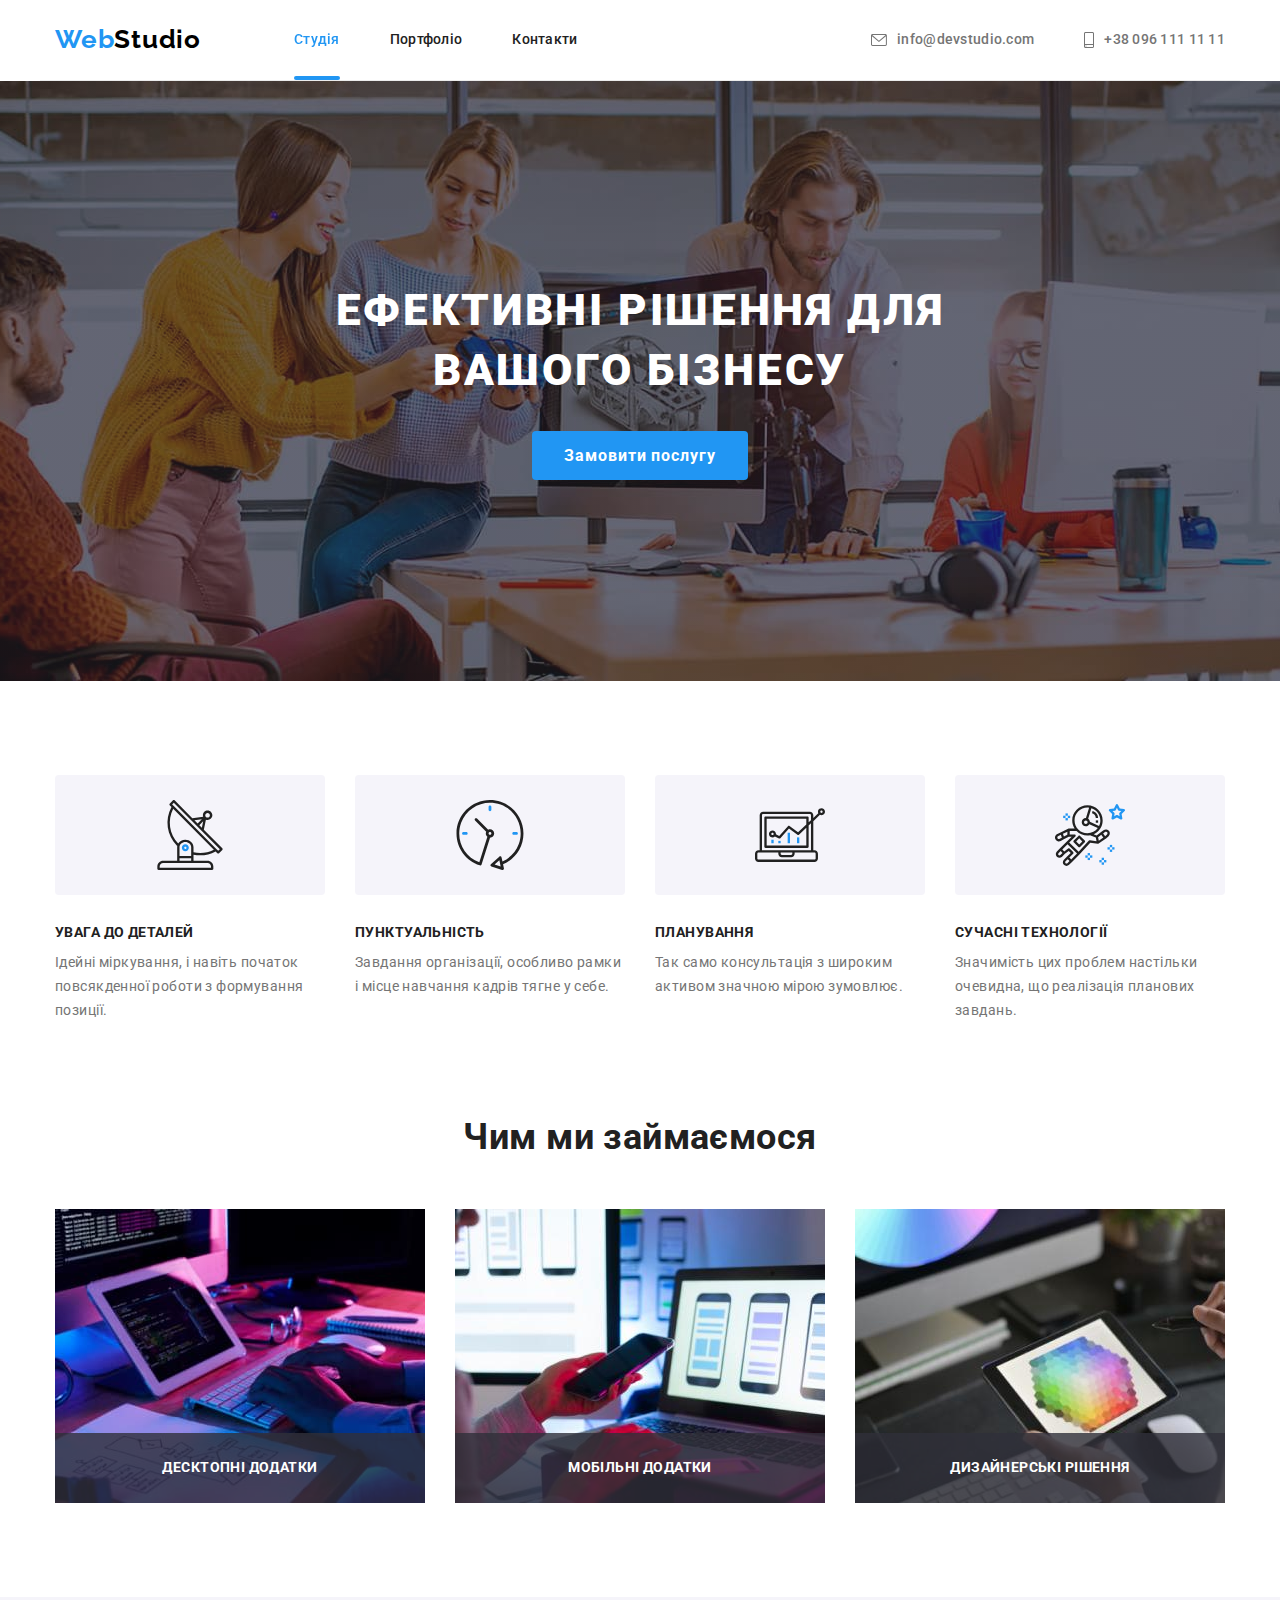
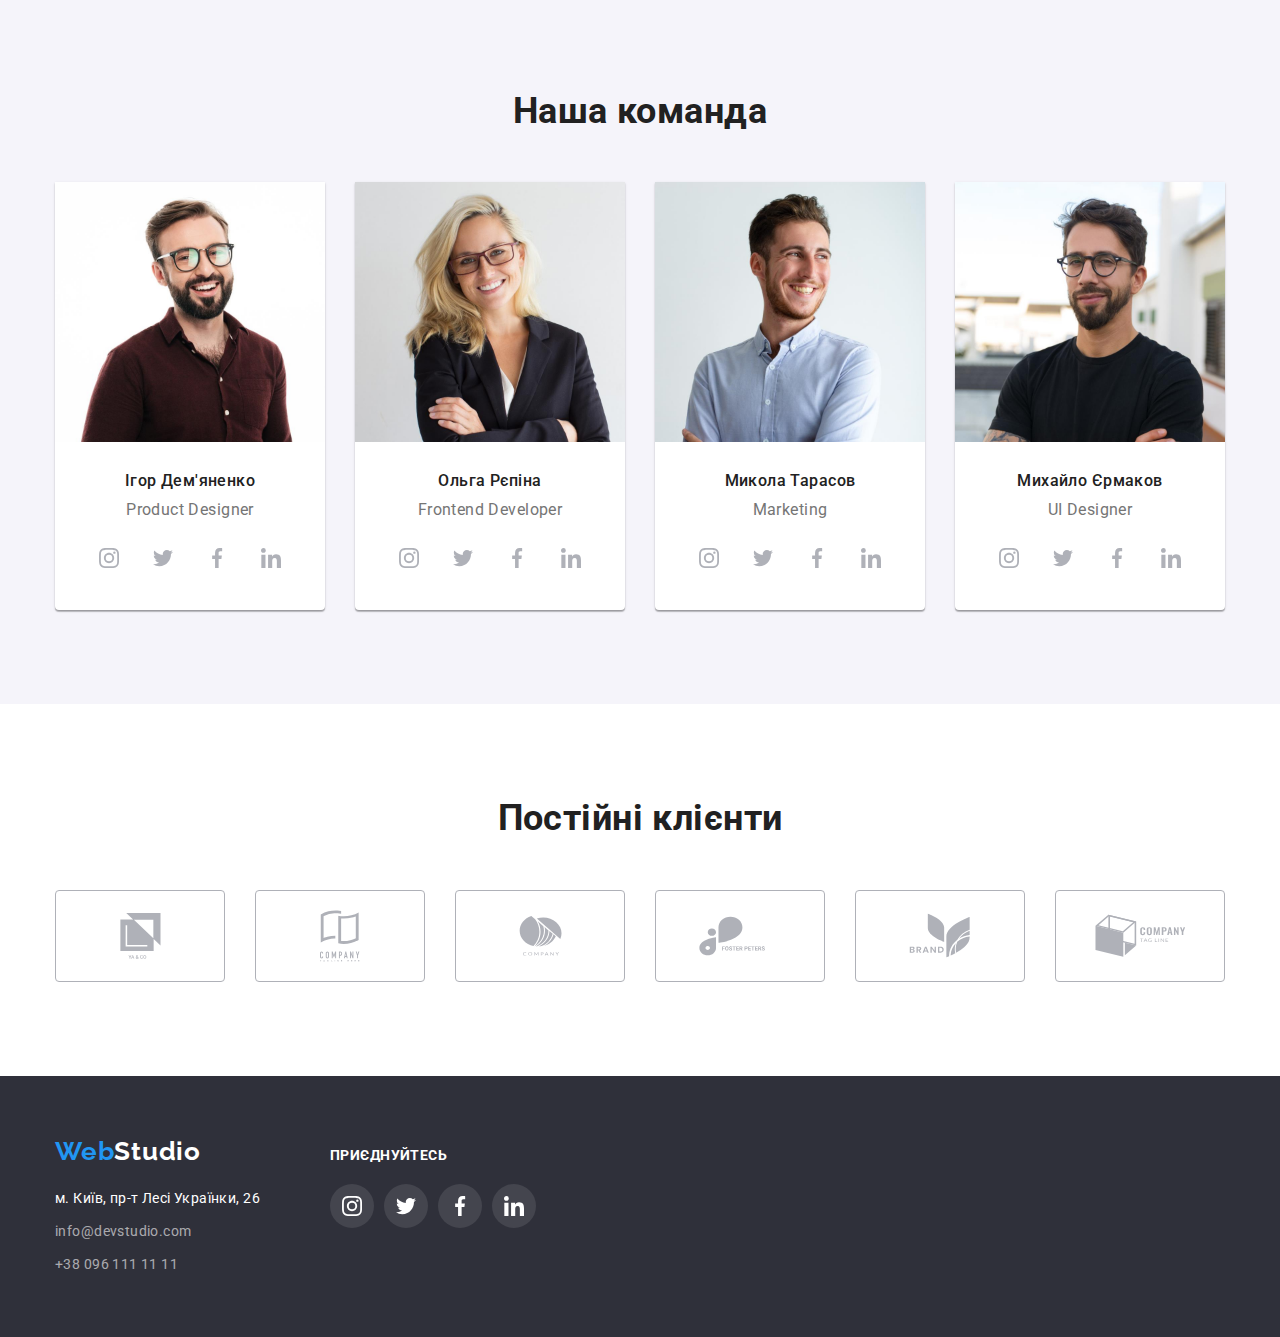
<file: index.html>
<!DOCTYPE html>
<html lang="uk">
  <head>
    <meta charset="UTF-8" />
    <meta http-equiv="X-UA-Compatible" content="IE=edge" />
    <meta name="viewport" content="width=device-width, initial-scale=1.0" />
    <title>Студія</title>
    <link rel="preconnect" href="https://fonts.googleapis.com" />
    <link rel="preconnect" href="https://fonts.gstatic.com" crossorigin />
    <link
      href="https://fonts.googleapis.com/css2?family=Raleway:wght@700&family=Roboto:wght@400;500;700;900&display=swap"
      rel="stylesheet"
    />
    <link
      rel="stylesheet"
      href="https://cdnjs.cloudflare.com/ajax/libs/modern-normalize/1.1.0/modern-normalize.min.css"
    />
    <link rel="stylesheet" href="./css/styles.css" />
  </head>
  <body class="page">
    <!--Верхня лінія-->
    <header class="page-header">
      <div class="container">
        <nav class="main-nav">
          <a class="logo link" href="./index.html"><span class="accent">Web</span>Studio</a>
          <ul class="list nav-list">
            <li class="nav-item"><a class="link current" href="./index.html">Студія</a></li>
            <li class="nav-item"><a class="link" href="./portfolio.html">Портфоліо</a></li>
            <li class="nav-item"><a class="link" href="">Контакти</a></li>
          </ul>
        </nav>
        <ul class="list header-conacts">
          <li class="сontacts-item">
            <a class="link" href="mailto:info@devstudio.com">
              <svg class="icon" width="16" height="12">
                <use href="./images/opt-symbol-defs.svg#icon-svgenvelope"></use></svg
              >info@devstudio.com</a
            >
          </li>
          <li class="сontacts-item">
            <a class="link" href="tel:+380961111111">
              <svg class="icon" width="10" height="16">
                <use href="./images/opt-symbol-defs.svg#icon-svgsmartphone"></use></svg
              >+38 096 111 11 11</a
            >
          </li>
        </ul>
      </div>
    </header>
    <!--Шапка-->
    <main class="page-main">
      <section class="section hero">
        <div class="container">
          <h1 class="hero-title">Ефективні рішення для вашого бізнесу</h1>
          <button class="order-button" type="button" data-modal-open>Замовити послугу</button>
          <div class="backdrop is-hidden" data-modal>
            <div class="modal">
              <button type="button" class="close-btn" data-modal-close>
                <svg class="icon-close" width="11" height="11">
                  <use href="./images/opt-symbol-defs.svg#vector"></use>
                </svg>
              </button>
            </div>
          </div>
        </div>
      </section>

      <!--Особливості-->
      <section class="section features">
        <div class="container">
          <h2 class="features-title visually-hidden">Особливості</h2>
          <ul class="list features-list">
            <li class="features-item icon-antenna">
              <h3 class="features-title">УВАГА ДО ДЕТАЛЕЙ</h3>
              <p class="features-text">
                Ідейні міркування, і навіть початок повсякденної роботи з формування позиції.
              </p>
            </li>
            <li class="features-item icon-clock">
              <h3 class="features-title">ПУНКТУАЛЬНІСТЬ</h3>
              <p class="features-text">
                Завдання організації, особливо рамки і місце навчання кадрів тягне у себе.
              </p>
            </li>
            <li class="features-item icon-diagram">
              <h3 class="features-title">ПЛАНУВАННЯ</h3>
              <p class="features-text">
                Так само консультація з широким активом значною мірою зумовлює.
              </p>
            </li>
            <li class="features-item icon-astronaut">
              <h3 class="features-title">СУЧАСНІ ТЕХНОЛОГІЇ</h3>
              <p class="features-text">
                Значимість цих проблем настільки очевидна, що реалізація планових завдань.
              </p>
            </li>
          </ul>
        </div>
      </section>
      <!--Чим займаємося-->
      <section class="section work">
        <div class="container">
          <h2 class="section-title">Чим ми займаємося</h2>
          <ul class="list example-list">
            <li class="example-item">
              <div class="example-wrapper">
                <img
                  class="example-photo"
                  src="./images/img11.jpg"
                  alt="моменти роботи"
                  width="370"
                  height="294"
                />
                <h3 class="example-title">Десктопні додатки</h3>
              </div>
            </li>
            <li class="example-item">
              <div class="example-wrapper">
                <img
                  class="example-photo"
                  src="./images/img22.jpg"
                  alt="моменти роботи"
                  width="370"
                  height="294"
                />
                <h3 class="example-title">Мобільні додатки</h3>
              </div>
            </li>
            <li class="example-item">
              <div class="example-wrapper">
                <img
                  class="example-photo"
                  src="./images/img33.jpg"
                  alt="моменти роботи"
                  width="370"
                  height="294"
                />
                <h3 class="example-title">Дизайнерські рішення</h3>
              </div>
            </li>
          </ul>
        </div>
      </section>
      <!--Наша команда-->
      <section class="section team">
        <div class="container">
          <h2 class="section-title">Наша команда</h2>
          <ul class="list team-list">
            <li class="card">
              <img
                class="team-photo"
                src="./images/team1.jpg"
                alt="член команди"
                width="270"
                height="260"
              />
              <div class="card-container">
                <h3 class="member-name">Ігор Дем'яненко</h3>
                <p class="member-position">Product Designer</p>
                <ul class="list social-links">
                  <li class="social-item">
                    <a class="link social-link" href="https://www.instagram.com/"
                      ><svg class="icon-social" width="20" height="20">
                        <use href="./images/opt-symbol-defs.svg#icon-svginstagram"></use>
                      </svg>
                    </a>
                  </li>
                  <li class="social-item">
                    <a class="link social-link" href="https://twitter.com/"
                      ><svg class="icon-social" width="20" height="20">
                        <use href="./images/opt-symbol-defs.svg#icon-svgtwitter"></use></svg
                    ></a>
                  </li>
                  <li class="social-item">
                    <a class="link social-link" href="https://www.facebook.com/"
                      ><svg class="icon-social" width="20" height="20">
                        <use href="./images/opt-symbol-defs.svg#icon-svgfacebook"></use></svg
                    ></a>
                  </li>
                  <li class="social-item">
                    <a class="link social-link" href="https://www.linkedin.com/"
                      ><svg class="icon-social" width="20" height="20">
                        <use href="./images/opt-symbol-defs.svg#icon-svglinkedin"></use></svg
                    ></a>
                  </li>
                </ul>
              </div>
            </li>
            <li class="card">
              <img
                class="team-photo"
                src="./images/team2.jpg"
                alt="член команди"
                width="270"
                height="260"
              />
              <div class="card-container">
                <h3 class="member-name">Ольга Рєпіна</h3>
                <p class="member-position">Frontend Developer</p>
                <ul class="list social-links">
                  <li class="social-item">
                    <a class="link social-link" href="https://www.instagram.com/"
                      ><svg class="icon-social" width="20" height="20">
                        <use href="./images/opt-symbol-defs.svg#icon-svginstagram"></use>
                      </svg>
                    </a>
                  </li>
                  <li class="social-item">
                    <a class="link social-link" href="https://twitter.com/"
                      ><svg class="icon-social" width="20" height="20">
                        <use href="./images/opt-symbol-defs.svg#icon-svgtwitter"></use></svg
                    ></a>
                  </li>
                  <li class="social-item">
                    <a class="link social-link" href="https://www.facebook.com/"
                      ><svg class="icon-social" width="20" height="20">
                        <use href="./images/opt-symbol-defs.svg#icon-svgfacebook"></use></svg
                    ></a>
                  </li>
                  <li class="social-item">
                    <a class="link social-link" href="https://www.linkedin.com/"
                      ><svg class="icon-social" width="20" height="20">
                        <use href="./images/opt-symbol-defs.svg#icon-svglinkedin"></use></svg
                    ></a>
                  </li>
                </ul>
              </div>
            </li>
            <li class="card">
              <img
                class="team-photo"
                src="./images/team3.jpg"
                alt="член команди"
                width="270"
                height="260"
              />
              <div class="card-container">
                <h3 class="member-name">Микола Тарасов</h3>
                <p class="member-position">Marketing</p>
                <ul class="list social-links">
                  <li class="social-item">
                    <a class="link social-link" href="https://www.instagram.com/"
                      ><svg class="icon-social" width="20" height="20">
                        <use href="./images/opt-symbol-defs.svg#icon-svginstagram"></use>
                      </svg>
                    </a>
                  </li>
                  <li class="social-item">
                    <a class="link social-link" href="https://twitter.com/"
                      ><svg class="icon-social" width="20" height="20">
                        <use href="./images/opt-symbol-defs.svg#icon-svgtwitter"></use></svg
                    ></a>
                  </li>
                  <li class="social-item">
                    <a class="link social-link" href="https://www.facebook.com/"
                      ><svg class="icon-social" width="20" height="20">
                        <use href="./images/opt-symbol-defs.svg#icon-svgfacebook"></use></svg
                    ></a>
                  </li>
                  <li class="social-item">
                    <a class="link social-link" href="https://www.linkedin.com/"
                      ><svg class="icon-social" width="20" height="20">
                        <use href="./images/opt-symbol-defs.svg#icon-svglinkedin"></use></svg
                    ></a>
                  </li>
                </ul>
              </div>
            </li>
            <li class="card">
              <img
                class="team-photo"
                src="./images/team4.jpg"
                alt="член команди"
                width="270"
                height="260"
              />
              <div class="card-container">
                <h3 class="member-name">Михайло Єрмаков</h3>
                <p class="member-position">UI Designer</p>
                <ul class="list social-links">
                  <li class="social-item">
                    <a class="link social-link" href="https://www.instagram.com/"
                      ><svg class="icon-social" width="20" height="20">
                        <use href="./images/opt-symbol-defs.svg#icon-svginstagram"></use>
                      </svg>
                    </a>
                  </li>
                  <li class="social-item">
                    <a class="link social-link" href="https://twitter.com/"
                      ><svg class="icon-social" width="20" height="20">
                        <use href="./images/opt-symbol-defs.svg#icon-svgtwitter"></use></svg
                    ></a>
                  </li>
                  <li class="social-item">
                    <a class="link social-link" href="https://www.facebook.com/"
                      ><svg class="icon-social" width="20" height="20">
                        <use href="./images/opt-symbol-defs.svg#icon-svgfacebook"></use></svg
                    ></a>
                  </li>
                  <li class="social-item">
                    <a class="link social-link" href="https://www.linkedin.com/"
                      ><svg class="icon-social" width="20" height="20">
                        <use href="./images/opt-symbol-defs.svg#icon-svglinkedin"></use></svg
                    ></a>
                  </li>
                </ul>
              </div>
            </li>
          </ul>
        </div>
      </section>
      <!-- Постійні кліенти -->
      <section class="section our-clients">
        <div class="container">
          <h2 class="section-title">Постійні клієнти</h2>
          <ul class="list clients">
            <li class="client-item">
              <a class="link client" href=""
                ><svg class="icon-client" width="41" height="46">
                  <use href="./images/opt-symbol-defs.svg#icon-svggroup1"></use></svg
              ></a>
            </li>
            <li class="client-item">
              <a class="link client" href=""
                ><svg class="icon-client" width="40" height="52">
                  <use href="./images/opt-symbol-defs.svg#icon-svggroup2"></use></svg
              ></a>
            </li>
            <li class="client-item">
              <a class="link client" href=""
                ><svg class="icon-client" width="43" height="41">
                  <use href="./images/opt-symbol-defs.svg#icon-svggroup3"></use></svg
              ></a>
            </li>
            <li class="client-item">
              <a class="link client" href=""
                ><svg class="icon-client" width="84" height="40">
                  <use href="./images/opt-symbol-defs.svg#icon-svggroup4"></use></svg
              ></a>
            </li>
            <li class="client-item">
              <a class="link client" href=""
                ><svg class="icon-client" width="62" height="45">
                  <use href="./images/opt-symbol-defs.svg#icon-svggroup5"></use></svg
              ></a>
            </li>
            <li class="client-item">
              <a class="link client" href=""
                ><svg class="icon-client" width="93" height="43">
                  <use href="./images/opt-symbol-defs.svg#icon-svggroup6"></use></svg
              ></a>
            </li>
          </ul>
        </div>
      </section>
    </main>
    <!--Footer-->
    <footer class="page-footer">
      <div class="container">
        <div class="address-container">
          <a class="link logo" href="./index.html"><span class="accent">Web</span>Studio</a>
          <address class="footer-contacts">
            <ul class="list contacts-list">
              <li class="contacts-item">
                <a class="contacts maps link" href="">м. Київ, пр-т Лесі Українки, 26</a>
              </li>
              <li class="contacts-item">
                <a class="contacts link" href="mailto:info@devstudio.com">info@devstudio.com</a>
              </li>
              <li class="contacts-item">
                <a class="contacts link" href="tel:+380961111111">+38 096 111 11 11</a>
              </li>
            </ul>
          </address>
        </div>
        <div class="join-container">
          <h3 class="join-us">приєднуйтесь</h3>
          <ul class="list social-links footer-social">
            <li class="social-item">
              <a class="link social-link" href="https://www.instagram.com/"
                ><svg class="icon-social" width="20" height="20">
                  <use href="./images/opt-symbol-defs.svg#icon-svginstagram"></use>
                </svg>
              </a>
            </li>
            <li class="social-item">
              <a class="link social-link" href="https://twitter.com/"
                ><svg class="icon-social" width="20" height="20">
                  <use href="./images/opt-symbol-defs.svg#icon-svgtwitter"></use></svg
              ></a>
            </li>
            <li class="social-item">
              <a class="link social-link" href="https://www.facebook.com/"
                ><svg class="icon-social" width="20" height="20">
                  <use href="./images/opt-symbol-defs.svg#icon-svgfacebook"></use></svg
              ></a>
            </li>
            <li class="social-item">
              <a class="link social-link" href="https://www.linkedin.com/"
                ><svg class="icon-social" width="20" height="20">
                  <use href="./images/opt-symbol-defs.svg#icon-svglinkedin"></use></svg
              ></a>
            </li>
          </ul>
        </div>
      </div>
    </footer>
    <script src="./js/modal.js"></script>
  </body>
</html>
</file>
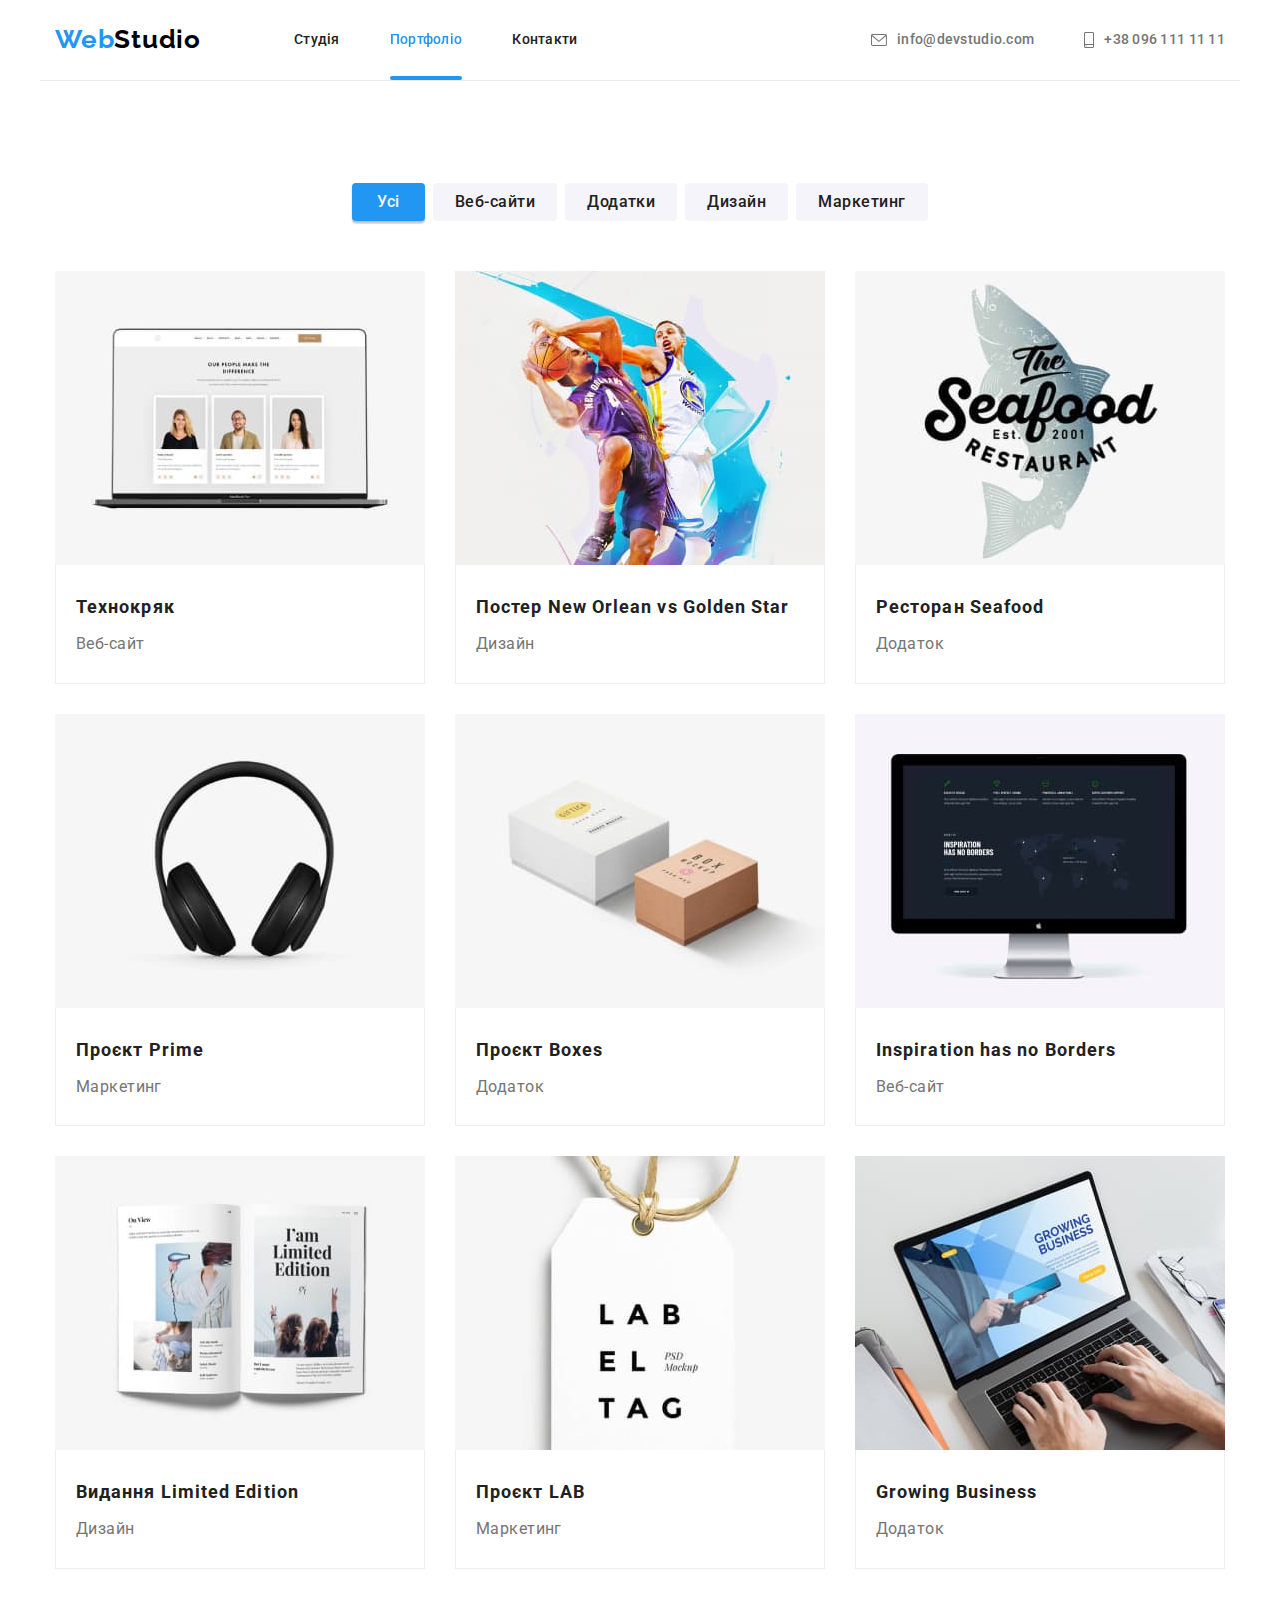
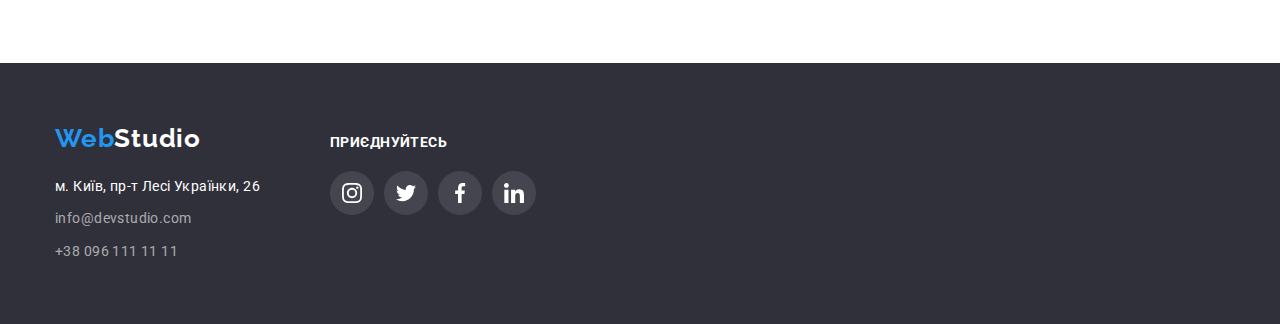
<file: portfolio.html>
<!DOCTYPE html>
<html lang="uk">
  <head>
    <meta charset="UTF-8" />
    <meta http-equiv="X-UA-Compatible" content="IE=edge" />
    <meta name="viewport" content="width=device-width, initial-scale=1.0" />
    <title>Портфоліо</title>
    <link rel="preconnect" href="https://fonts.googleapis.com" />
    <link rel="preconnect" href="https://fonts.gstatic.com" crossorigin />
    <link
      href="https://fonts.googleapis.com/css2?family=Raleway:wght@700&family=Roboto:wght@400;500;700;900&display=swap"
      rel="stylesheet"
    />
    <link
      rel="stylesheet"
      href="https://cdnjs.cloudflare.com/ajax/libs/modern-normalize/1.1.0/modern-normalize.min.css"
    />
    <link rel="stylesheet" href="./css/styles.css" />
  </head>
  <body class="page">
    <!-- Верхня лінія(Шапка) -->
    <header class="page-header">
      <div class="container">
        <nav class="main-nav">
          <a class="logo link" href="./index.html"><span class="accent">Web</span>Studio</a>
          <ul class="list nav-list">
            <li class="nav-item"><a class="link" href="./index.html">Студія</a></li>
            <li class="nav-item"><a class="link current" href="./portfolio.html">Портфоліо</a></li>
            <li class="nav-item"><a class="link" href="">Контакти</a></li>
          </ul>
        </nav>
        <ul class="list header-conacts">
          <li class="сontacts-item">
            <a class="link" href="mailto:info@devstudio.com">
              <svg class="icon" width="16" height="12">
                <use href="./images/opt-symbol-defs.svg#icon-svgenvelope"></use></svg
              >info@devstudio.com</a
            >
          </li>
          <li class="сontacts-item">
            <a class="link" href="tel:+380961111111"
              ><svg class="icon" width="10" height="16">
                <use href="./images/opt-symbol-defs.svg#icon-svgsmartphone"></use></svg
              >+38 096 111 11 11</a
            >
          </li>
        </ul>
      </div>
    </header>
    <!-- Основний контент сторінки -->
    <main class="page-main">
      <section class="section project">
        <!-- Цей h1 буде сховано -->
        <h1 class="projects-title visually-hidden">Наші проєкти</h1>
        <!-- Список філтрів -->
        <div class="container">
          <ul class="list filters-buttons">
            <li class="filter"><button class="current-btn button" type="button">Усі</button></li>
            <li class="filter">
              <button class="secondary button" type="button">Веб-сайти</button>
            </li>
            <li class="filter"><button class="secondary button" type="button">Додатки</button></li>
            <li class="filter"><button class="secondary button" type="button">Дизайн</button></li>
            <li class="filter">
              <button class="secondary button" type="button">Маркетинг</button>
            </li>
          </ul>
        </div>
        <!-- Список проєктів -->
        <div class="container">
          <ul class="list projects-list">
            <li class="project-item">
              <a class="project link" href="">
                <div class="overlay-container">
                  <img
                    class="img"
                    src="./images/img1s.jpg"
                    alt="Приклад роботи студії під назвою Технокряк"
                    width="370"
                  />
                  <p class="overlay-text">
                    Ресурс пропонує комплексні пропозиції з різним рівнем функціоналу та сервісів.
                    Все це дозволить відвідувачу отримати вичерпні відомості про компанію чи
                    приватну особу.
                  </p>
                </div>
                <div class="border-box">
                  <h2 class="title">Технокряк</h2>
                  <p class="description">Веб-сайт</p>
                </div>
              </a>
            </li>
            <li class="project-item">
              <a class="project link" href=""
                ><div class="overlay-container">
                  <img
                    class="img"
                    src="./images/img2s.jpg"
                    alt="Приклад постера розробленого студією"
                    width="370"
                  />
                  <p class="overlay-text">
                    Ресурс пропонує комплексні пропозиції з різним рівнем функціоналу та сервісів.
                    Все це дозволить відвідувачу отримати вичерпні відомості про компанію чи
                    приватну особу.
                  </p>
                </div>
                <div class="border-box">
                  <h2 class="title">Постер New Orlean vs Golden Star</h2>
                  <p class="description">Дизайн</p>
                </div>
              </a>
            </li>
            <li class="project-item">
              <a class="project link" href="">
                <div class="overlay-container">
                  <img
                    class="img"
                    src="./images/img3s.jpg"
                    alt="Приклад дизайну додатка"
                    width="370"
                  />
                  <p class="overlay-text">
                    Ресурс пропонує комплексні пропозиції з різним рівнем функціоналу та сервісів.
                    Все це дозволить відвідувачу отримати вичерпні відомості про компанію чи
                    приватну особу.
                  </p>
                </div>
                <div class="border-box">
                  <h2 class="title">Ресторан Seafood</h2>
                  <p class="description">Додаток</p>
                </div>
              </a>
            </li>
            <li class="project-item">
              <a class="project link" href="">
                <div class="overlay-container">
                  <img
                    class="img"
                    src="./images/img4s.jpg"
                    alt="Приклад маркетингового рішення"
                    width="370"
                  />
                  <p class="overlay-text">
                    Ресурс пропонує комплексні пропозиції з різним рівнем функціоналу та сервісів.
                    Все це дозволить відвідувачу отримати вичерпні відомості про компанію чи
                    приватну особу.
                  </p>
                </div>
                <div class="border-box">
                  <h2 class="title">Проєкт Prime</h2>
                  <p class="description">Маркетинг</p>
                </div>
              </a>
            </li>
            <li class="project-item">
              <a class="project link" href="">
                <div class="overlay-container">
                  <img
                    class="img"
                    src="./images/img5s.jpg"
                    alt="Приклад вигляду додатка"
                    width="370"
                  />
                  <p class="overlay-text">
                    Ресурс пропонує комплексні пропозиції з різним рівнем функціоналу та сервісів.
                    Все це дозволить відвідувачу отримати вичерпні відомості про компанію чи
                    приватну особу.
                  </p>
                </div>
                <div class="border-box">
                  <h2 class="title">Проєкт Boxes</h2>
                  <p class="description">Додаток</p>
                </div>
              </a>
            </li>
            <li class="project-item">
              <a class="project link" href="">
                <div class="overlay-container">
                  <img
                    class="img"
                    src="./images/img6s.jpg"
                    alt="Приклад вигляду Веб-сайту"
                    width="370"
                  />
                  <p class="overlay-text">
                    Ресурс пропонує комплексні пропозиції з різним рівнем функціоналу та сервісів.
                    Все це дозволить відвідувачу отримати вичерпні відомості про компанію чи
                    приватну особу.
                  </p>
                </div>
                <div class="border-box">
                  <h2 class="title">Inspiration has no Borders</h2>
                  <p class="description">Веб-сайт</p>
                </div>
              </a>
            </li>
            <li class="project-item">
              <a class="project link" href="">
                <div class="overlay-container">
                  <img
                    class="img"
                    src="./images/img7s.jpg"
                    alt="Приклад дизайну книги"
                    width="370"
                  />
                  <p class="overlay-text">
                    Ресурс пропонує комплексні пропозиції з різним рівнем функціоналу та сервісів.
                    Все це дозволить відвідувачу отримати вичерпні відомості про компанію чи
                    приватну особу.
                  </p>
                </div>
                <div class="border-box">
                  <h2 class="title">Видання Limited Edition</h2>
                  <p class="description">Дизайн</p>
                </div>
              </a>
            </li>
            <li class="project-item">
              <a class="project link" href="">
                <div class="overlay-container">
                  <img
                    class="img"
                    src="./images/img8s.jpg"
                    alt="Приклад лейби с написом"
                    width="370"
                  />
                  <p class="overlay-text">
                    Ресурс пропонує комплексні пропозиції з різним рівнем функціоналу та сервісів.
                    Все це дозволить відвідувачу отримати вичерпні відомості про компанію чи
                    приватну особу.
                  </p>
                </div>
                <div class="border-box">
                  <h2 class="title">Проєкт LAB</h2>
                  <p class="description">Маркетинг</p>
                </div>
              </a>
            </li>
            <li class="project-item">
              <a class="project link" href="">
                <div class="overlay-container">
                  <img
                    class="img"
                    src="./images/img9s.jpg"
                    alt="Відкритий додаток на ноутбуку"
                    width="370"
                  />
                  <p class="overlay-text">
                    Ресурс пропонує комплексні пропозиції з різним рівнем функціоналу та сервісів.
                    Все це дозволить відвідувачу отримати вичерпні відомості про компанію чи
                    приватну особу.
                  </p>
                </div>
                <div class="border-box">
                  <h2 class="title">Growing Business</h2>
                  <p class="description">Додаток</p>
                </div>
              </a>
            </li>
          </ul>
        </div>
      </section>
    </main>
    <!-- Footer -->
    <footer class="page-footer">
      <div class="container">
        <div class="address-container">
          <a class="link logo" href="./index.html"><span class="accent">Web</span>Studio</a>
          <address class="footer-contacts">
            <ul class="list contacts-list">
              <li class="contacts-item">
                <a class="contacts maps link" href="">м. Київ, пр-т Лесі Українки, 26</a>
              </li>
              <li class="contacts-item">
                <a class="contacts link" href="mailto:info@devstudio.com">info@devstudio.com</a>
              </li>
              <li class="contacts-item">
                <a class="contacts link" href="tel:+380961111111">+38 096 111 11 11</a>
              </li>
            </ul>
          </address>
        </div>
        <div class="join-container">
          <h3 class="join-us">приєднуйтесь</h3>
          <ul class="list social-links footer-social">
            <li class="social-item">
              <a class="link social-link" href="https://www.instagram.com/"
                ><svg class="icon-social" width="20" height="20">
                  <use href="./images/opt-symbol-defs.svg#icon-svginstagram"></use>
                </svg>
              </a>
            </li>
            <li class="social-item">
              <a class="link social-link" href="https://twitter.com/"
                ><svg class="icon-social" width="20" height="20">
                  <use href="./images/opt-symbol-defs.svg#icon-svgtwitter"></use></svg
              ></a>
            </li>
            <li class="social-item">
              <a class="link social-link" href="https://www.facebook.com/"
                ><svg class="icon-social" width="20" height="20">
                  <use href="./images/opt-symbol-defs.svg#icon-svgfacebook"></use></svg
              ></a>
            </li>
            <li class="social-item">
              <a class="link social-link" href="https://www.linkedin.com/"
                ><svg class="icon-social" width="20" height="20">
                  <use href="./images/opt-symbol-defs.svg#icon-svglinkedin"></use></svg
              ></a>
            </li>
          </ul>
        </div>
      </div>
    </footer>
  </body>
</html>
</file>
<file: css/styles.css>
/* Основний колір #212121 */
/* Вторинний колір #757575 */
/* Акцент #2196F3 */
/* Фон основний #FFFFFF */
/* Вторинний колір фону #2F303A */
/* Контакти footer кольори rgba(255, 255, 255, 1) ; rgba(255, 255, 255, 0.6) */
/* Кольори логотипу #000000 #2196F3 */
/* Фон наша команда #F5F4FA */

:root {
  --primary-text-color: #212121;
  --link-text-color: #757575;
  --primary-background-color: #ffffff;
  --secondary-accent-color: #f5f4fa;
  --secondary-background-color: #2f303a;
  --footer-contacts-color: rgba(255, 255, 255, 0.6);
  --logo-accent-color: #000000;
  --accent-color: #2196f3;
  --icon-color: #afb1b8;
  --primary-font-size: 14px;
  --primery-font-weight: 400;
  --primary-letter-spacing: 0.03em;
}
/* Стилі для index.html */
/* Загальні */
.page {
  background-color: var(--primary-background-color);
  color: var(--primary-text-color);
  font-family: 'Roboto', sans-serif;
  line-height: 1.71;
  font-size: var(--primary-font-size);
  letter-spacing: var(--primary-letter-spacing);
}
.main-nav .logo {
  margin-top: 24px;
  margin-bottom: 25px;
  margin-right: 93px;
  font-family: 'Raleway', sans-serif;
  font-style: normal;
  font-weight: 700;
  font-size: 26px;
  line-height: 1.2;
  letter-spacing: var(--primary-letter-spacing);
  color: var(--logo-accent-color);
}
.accent {
  color: var(--accent-color);
}
.list {
  list-style: none;
  padding: 0;
  margin: 0;
}
.section {
  padding-top: 94px;
  padding-bottom: 94px;
}
.link {
  text-decoration: none;
  font-style: normal;
}
.visually-hidden {
  position: absolute;
  width: 1px;
  height: 1px;
  margin: -1px;
  border: 0;
  padding: 0;
  white-space: nowrap;
  clip-path: inset(100%);
  clip: rect(0 0 0 0);
  overflow: hidden;
}

.page-header {
  position: fixed;
  width: 100%;
  max-height: 80px;
  top: 0;
  left: 0;
  /* height: 100%; */
  background-color: var(--primary-background-color);
  z-index: 5;
}

.page-header .container {
  display: flex;
  justify-content: space-between;
  border-bottom: 1px solid #ececec;
}
.container {
  width: 1200px;
  padding-left: 15px;
  padding-right: 15px;
  margin: 0 auto;
  /* outline: 2px solid teal; */
}
/*  Навігація */
.main-nav {
  display: flex;
  align-items: center;
}
.nav-list {
  /* padding: 32px 0; */
  display: flex;
}
.nav-item {
  line-height: 1.14;
}
.nav-item:not(:last-child) {
  margin-right: 50px;
}

.nav-item .link {
  padding-top: 32px;
  padding-bottom: 33px;
}

.header-conacts > .сontacts-item {
  line-height: 1.14;
}

.nav-item > .current {
  color: var(--accent-color);
}
nav .link {
  font-weight: 500;
  line-height: 1.14;
  letter-spacing: 0.02em;
  color: inherit;
  transition: color 250ms cubic-bezier(0.4, 0, 0.2, 1);
}

.current {
  position: relative;
}

.current::after {
  content: '';
  position: absolute;
  bottom: 0;
  left: 0;
  width: 100%;
  height: 4px;
  background: var(--accent-color);
  border-radius: 2px;
}

/* Контакти  */
.header-conacts {
  text-align: center;
  padding: 32px 0;
  display: flex;
}

.header-conacts .link {
  display: flex;
  align-items: center;
  font-weight: 500;
  font-size: var(--primary-font-size);
  line-height: 1.14;
  letter-spacing: 0.02em;
  cursor: pointer;
  color: var(--link-text-color);

  transition: color 250ms cubic-bezier(0.4, 0, 0.2, 1);
}

.link:hover,
.link:focus {
  color: var(--accent-color);
}

.header-conacts .icon {
  margin-right: 10px;
  fill: currentColor;
}

.сontacts-item:not(:last-child) {
  margin-right: 50px;
}

/* Герой */
.hero {
  text-align: center;
  margin: 0 auto;
  margin-top: 81px;
  padding-top: 200px;
  padding-bottom: 200px;
  max-width: 1600px;
  height: 600px;
  background-color: #c4c4c4;
  background-image: linear-gradient(to right, rgba(47, 48, 58, 0.4), rgba(47, 48, 58, 0.4)),
    url('../images/herobcgopt.jpg');
  background-position: center;
  background-repeat: no-repeat;
  background-size: cover;
}

.hero-title {
  max-width: 696px;
  margin-left: auto;
  margin-right: auto;
  margin-top: 0;
  margin-bottom: 30px;
  font-weight: 900;
  font-size: 44px;
  line-height: 1.36;
  text-align: center;
  letter-spacing: 0.06em;
  text-transform: uppercase;
  color: var(--primary-background-color);
}

.order-button {
  min-width: 216px;
  padding: 10px 32px;
  font-family: inherit;
  font-weight: 700;
  font-size: 16px;
  line-height: 1.84;
  text-align: center;
  letter-spacing: 0.06em;
  border-radius: 4px;
  cursor: pointer;
  background-color: var(--accent-color);
  color: var(--primary-background-color);
  border: none;
}

/* Модальне вікно */

.backdrop {
  position: fixed;
  top: 0;
  left: 0;
  width: 100%;
  height: 100%;
  z-index: 9;

  transform: rotate(0deg);
  transition: opacity 1200ms cubic-bezier(0.4, 0, 0.2, 1),
    transform 1000ms cubic-bezier(0.4, 0, 0.2, 1);

  background-color: rgba(0, 0, 0, 0.2);
}

.backdrop.is-hidden {
  opacity: 0;
  transform: rotate(360deg);
  pointer-events: none;
}

.modal {
  position: absolute;
  top: 50%;
  left: 50%;
  transform: translate(-50%, -50%);
  z-index: 10;

  width: 528px;
  height: 581px;
  background: #ffffff;
}

.close-btn {
  position: absolute;
  top: 0;
  right: 0;
  width: 30px;
  height: 30px;

  display: flex;
  justify-content: center;
  align-items: center;
  margin-right: 8px;
  margin-top: 8px;
  color: var(--logo-accent-color);
  border-radius: 50%;
  background: var(--primary-background-color);
  border: 1px solid rgba(0, 0, 0, 0.1);
  cursor: pointer;
}

.icon-close {
  fill: currentColor;
}

/* Особливості */
.features-title {
  margin-top: 0;
  margin-bottom: 10px;
  font-size: 14px;
  line-height: 1.14;
  text-transform: uppercase;
}
.features-text {
  margin-top: 0;
  margin-bottom: 0;
  color: var(--link-text-color);
}
.features-list {
  display: flex;
  justify-content: space-between;
}
.features-item {
  width: 270px;
}
.features-item:not(:last-child) {
  margin-right: 30px;
}
.features-item::before {
  content: '';
  display: block;
  height: 120px;
  margin-bottom: 30px;
  background-color: var(--secondary-accent-color);
  border-radius: 4px;
  background-repeat: no-repeat;
  background-position: center;
}
.icon-antenna::before {
  background-image: url(../images/svgantenna.svg);
}

.icon-clock::before {
  background-image: url(../images/svgclock.svg);
}

.icon-diagram::before {
  background-image: url(../images/svgdiagram.svg);
}

.icon-astronaut::before {
  background-image: url(../images/svgastronaut.svg);
}
/* Чим займаємося */
.work {
  padding-top: 0;
}
.section-title {
  margin-top: 0;
  margin-bottom: 50px;
  font-size: 36px;
  line-height: 1.16;
  text-align: center;
}
.example-list {
  display: flex;
  justify-content: space-between;
}
.example-photo {
  display: block;
}

.example-wrapper {
  position: relative;
}

.example-title {
  position: absolute;
  bottom: 0;
  width: 100%;
  height: 70px;
  padding-top: 27px;
  margin: 0;
  background: rgba(47, 48, 58, 0.8);
  color: var(--primary-background-color);
  font-weight: 700;
  font-size: 14px;
  line-height: 1.14;
  text-align: center;
  text-transform: uppercase;
  z-index: 1;
}

/* Команда */
.team {
  background: var(--secondary-accent-color);
}
.team-photo {
  display: block;
}
.team-list {
  display: flex;
  justify-content: space-between;
}
.member-name {
  margin-top: 0;
  margin-bottom: 10px;
  font-weight: 500;
  font-size: 16px;
  line-height: 1.18;
  text-align: center;
}
.member-position {
  margin-top: 0;
  margin-bottom: 16px;
  font-size: 16px;
  line-height: 1.18;
  text-align: center;
  color: var(--link-text-color);
}
.card {
  box-shadow: 0px 1px 3px rgba(0, 0, 0, 0.12), 0px 1px 1px rgba(0, 0, 0, 0.14),
    0px 2px 1px rgba(0, 0, 0, 0.2);
  border-radius: 0px 0px 4px 4px;
  background: var(--primary-background-color);
}
.card-container {
  padding-top: 30px;
  padding-bottom: 30px;
  padding-left: 32px;
  padding-right: 32px;
}
/* Соціальні посилання  */

.social-links {
  width: 206px;
  height: 44px;
  display: flex;
  justify-content: space-between;
}

.social-item:not(:last-child) {
  margin-right: 10px;
}
.social-link {
  display: flex;
  justify-content: center;
  align-items: center;
  width: 44px;
  height: 44px;
  color: var(--icon-color);
  border-radius: 50%;

  transition: background 250ms cubic-bezier(0.4, 0, 0.2, 1);
}

.social-link:hover,
.social-link:focus {
  background-color: var(--accent-color);
  color: var(--primary-background-color);
}

.icon-social {
  fill: currentColor;
  transition: color 1000ms cubic-bezier(0.4, 0, 0.2, 1);
}
/* Клієнти */

.clients {
  display: flex;
  justify-content: space-between;
}
.client-item:not(:last-child) {
  margin-right: 30px;
}

.client {
  color: var(--icon-color);
  display: flex;
  justify-content: center;
  align-items: center;
  width: 170px;
  height: 92px;
  border: 1px solid var(--icon-color);
  border-radius: 4px;
  transition: border-color 250ms cubic-bezier(0.4, 0, 0.2, 1),
    color 250ms cubic-bezier(0.4, 0, 0.2, 1);
}

.client:hover,
.client:focus {
  border-color: var(--accent-color);
}
.icon-client {
  fill: currentColor;
}
/* Футер */

footer {
  padding-top: 60px;
  padding-bottom: 60px;
  background-color: var(--secondary-background-color);
}
.page-footer .logo {
  display: inline-block;
  margin-bottom: 20px;
  font-family: Raleway, sens-serif;
  font-style: normal;
  font-weight: 700;
  font-size: 26px;
  line-height: 1.2;
  letter-spacing: var(--primary-letter-spacing);
  color: var(--primary-background-color);
}
.footer-contacts .contacts-item:not(:last-child) {
  margin-bottom: 9px;
}
.contacts {
  font-weight: var(--primery-font-weight);
  color: var(--footer-contacts-color);
}
.maps.link {
  color: var(--primary-background-color);
}
/* Footer-social */

.join-us {
  margin: 0;
  padding: 0;
  font-size: 14px;
  line-height: 1.14;
  text-transform: uppercase;
  color: var(--primary-background-color);
}
.join-container .social-link {
  color: var(--primary-background-color);
  background: rgba(255, 255, 255, 0.1);
}
.join-container .social-link:hover,
.join-container .social-link:focus {
  background-color: var(--accent-color);
}

.footer-social {
  margin: 0;
  padding: 0;
  margin-top: 20px;
}
.page-footer .container {
  display: flex;
  justify-content: flex-start;
  align-items: baseline;
}

.address-container {
  margin-right: 70px;
}

/* Стилі для portfolio.html */
/* Портфоліо фільтри*/

.filters-buttons {
  display: flex;
  justify-content: center;
  margin-bottom: 50px;
}
.filter:not(:last-child) {
  margin-right: 8px;
}

.filter .button {
  padding: 6px 22px;
  font-family: inherit;
  font-weight: 500;
  font-size: 16px;
  line-height: 1.6;
  letter-spacing: var(--primary-letter-spacing);
  background-color: var(--secondary-accent-color);
  color: var(--primary-text-color);
  border: var(--secondary-accent-color);
  border-radius: 4px;
  cursor: pointer;
  transition: background 250ms cubic-bezier(0.4, 0, 0.2, 1),
    box-shadow 250ms cubic-bezier(0.4, 0, 0.2, 1), color 250ms cubic-bezier(0.4, 0, 0.2, 1);
}

.filter .button:hover,
.filter .button:focus {
  background-color: var(--accent-color);
  color: var(--secondary-accent-color);
  box-shadow: 0px 3px 1px rgba(0, 0, 0, 0.1), 0px 1px 2px rgba(0, 0, 0, 0.08),
    0px 2px 2px rgba(0, 0, 0, 0.12);
}
.filter .current-btn {
  padding: 6px 25px;
  background-color: var(--accent-color);
  color: var(--secondary-accent-color);
  box-shadow: 0px 3px 1px rgba(0, 0, 0, 0.1), 0px 1px 2px rgba(0, 0, 0, 0.08),
    0px 2px 2px rgba(0, 0, 0, 0.12);
}
/* Проєкти */

.project {
  margin-top: 89px;
}

.project-item {
  transition: box-shadow 250ms cubic-bezier(0.4, 0, 0.2, 1);
}

.projects-list {
  display: flex;
  justify-content: flex-start;
  flex-wrap: wrap;
  /* gap: 30px; */
}

.project-item:hover,
.project-item:focus {
  box-shadow: 0px 1px 1px rgba(0, 0, 0, 0.12), 0px 4px 4px rgba(0, 0, 0, 0.06),
    1px 4px 6px rgba(0, 0, 0, 0.16);
}

.project-item:not(:nth-child(3n + 3)) {
  margin-right: 30px;
}
.project-item:nth-child(-n + 6) {
  margin-bottom: 30px;
}

.projects-list .title {
  margin-top: 0;
  margin-bottom: 4px;
  font-size: 18px;
  line-height: 2;
  letter-spacing: 0.06em;
  color: var(--primary-text-color);
}
.projects-list .description {
  margin-top: 0;
  margin-bottom: 0;
  font-size: 16px;
  line-height: 1.87;
  color: var(--link-text-color);
}

/* Overlay */

.project-item:hover .overlay-text,
.project-item:focus .overlay-text {
  transform: translateY(-100%);
}

.overlay-container {
  position: relative;
  overflow: hidden;
  width: 370px;
  height: 294px;
}

.overlay-text {
  position: absolute;
  margin: 0;
  width: 100%;
  height: 100%;
  pointer-events: none;

  font-weight: 400;
  font-size: 18px;
  line-height: 1.55;
  padding: 63px 24px;
  background-color: rgba(33, 150, 243, 0.9);
  color: var(--primary-background-color);

  transition: transform 250ms cubic-bezier(0.4, 0, 0.2, 1);
}

.border-box {
  padding: 24px 20px;
  border: 1px solid #eeeeee;
  border-top: none;
}
.img {
  display: block;
}
</file>
